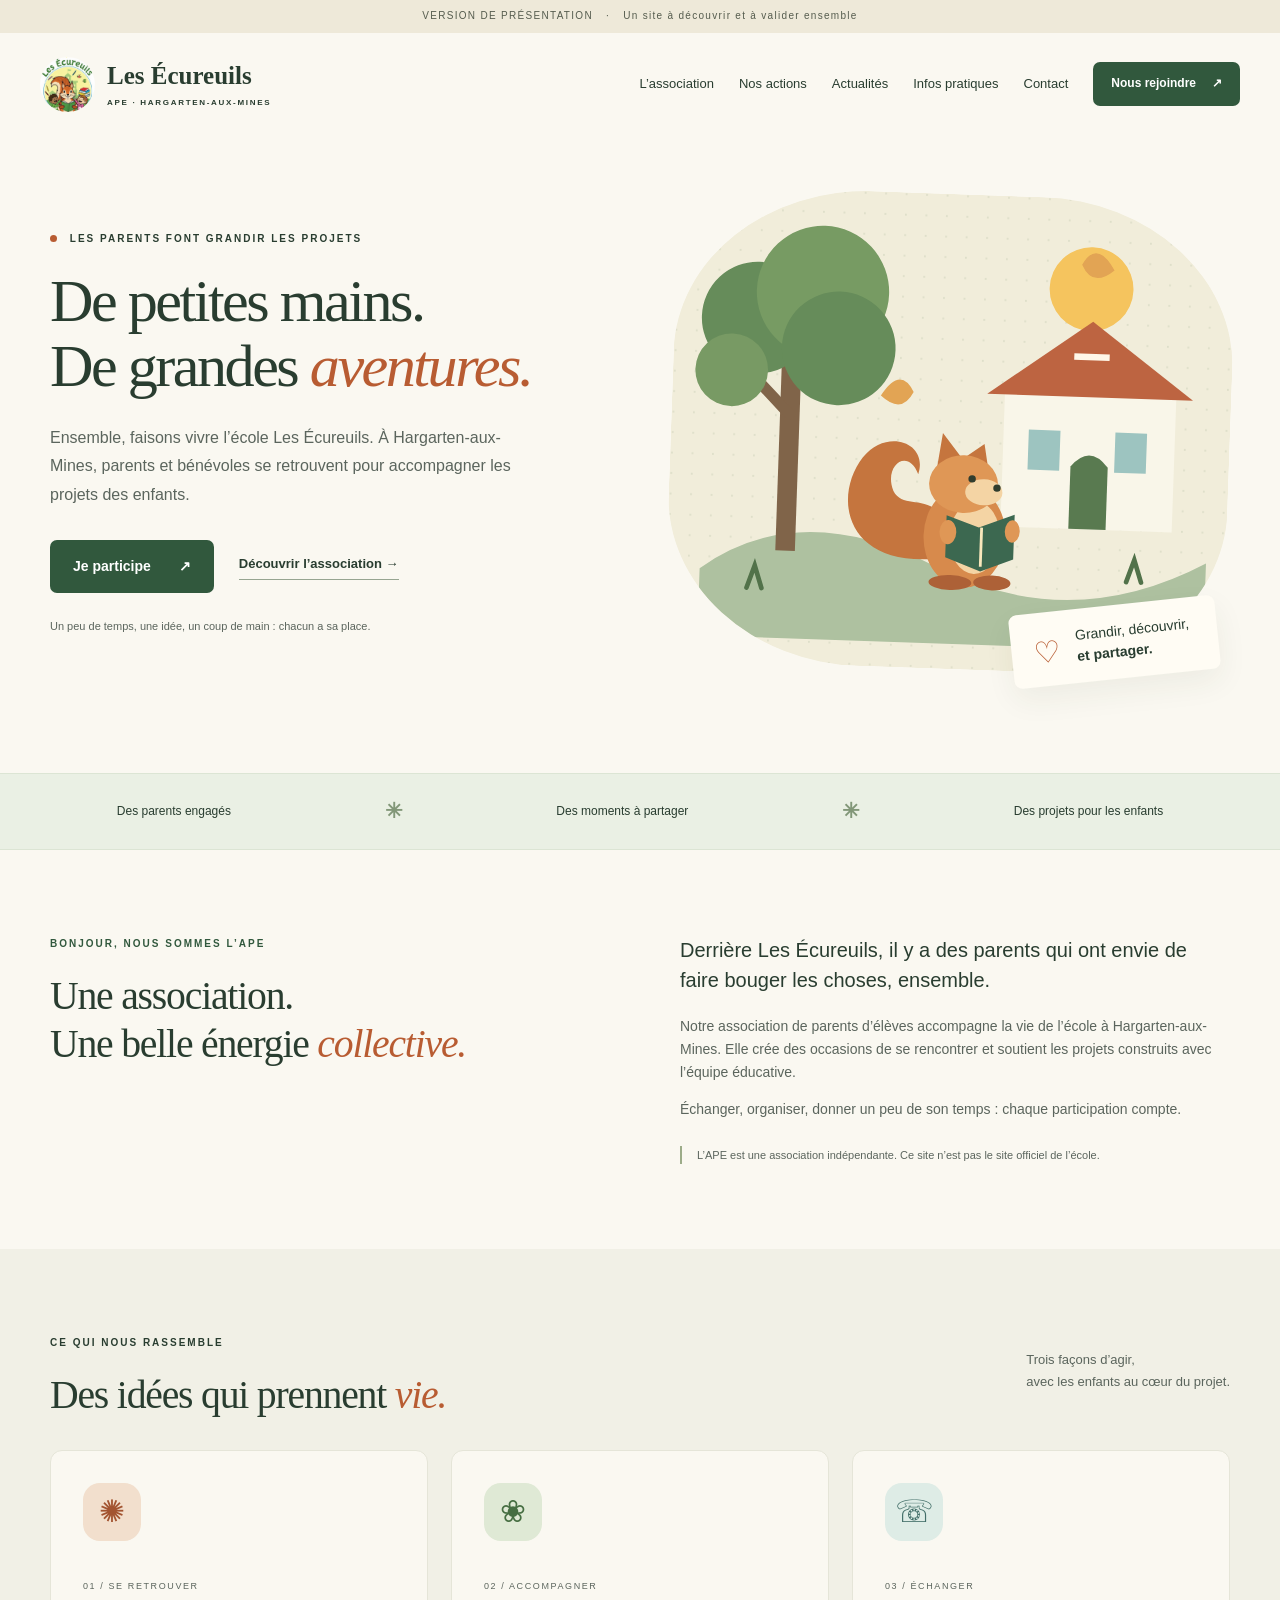
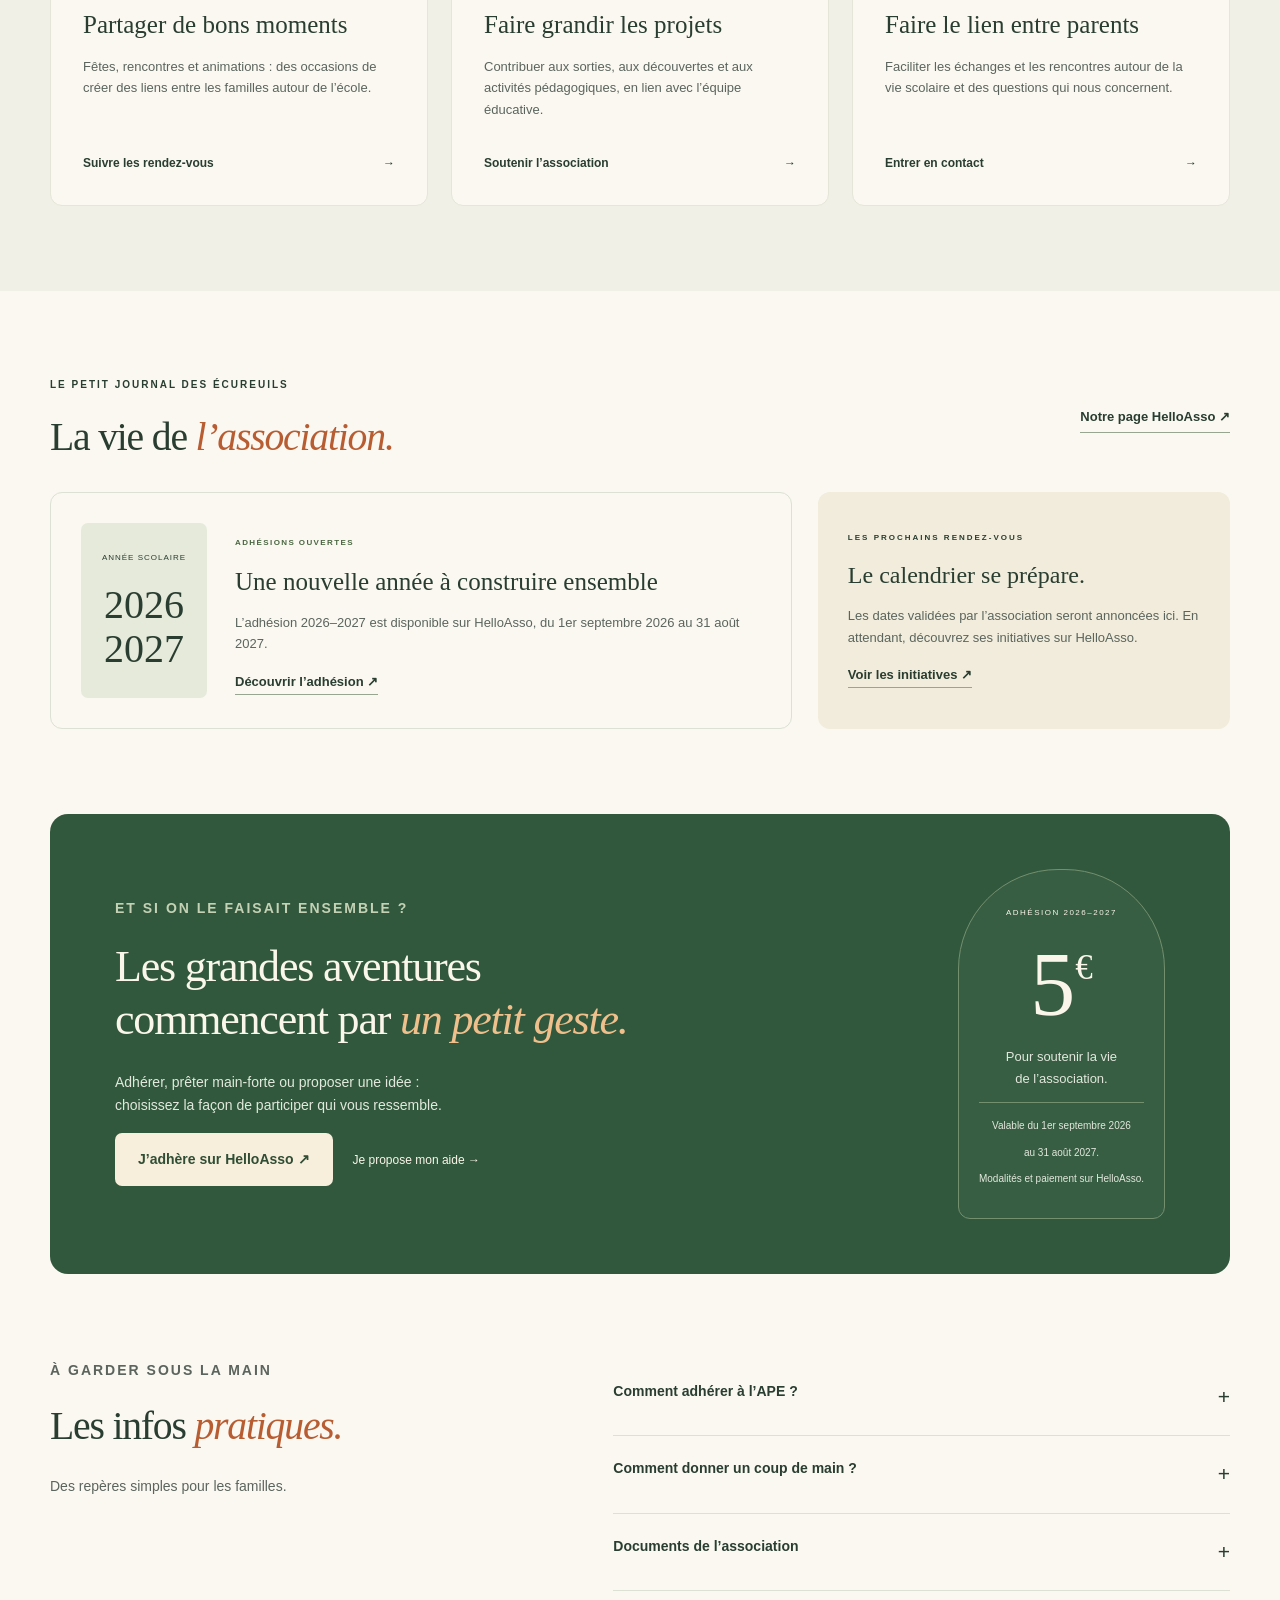
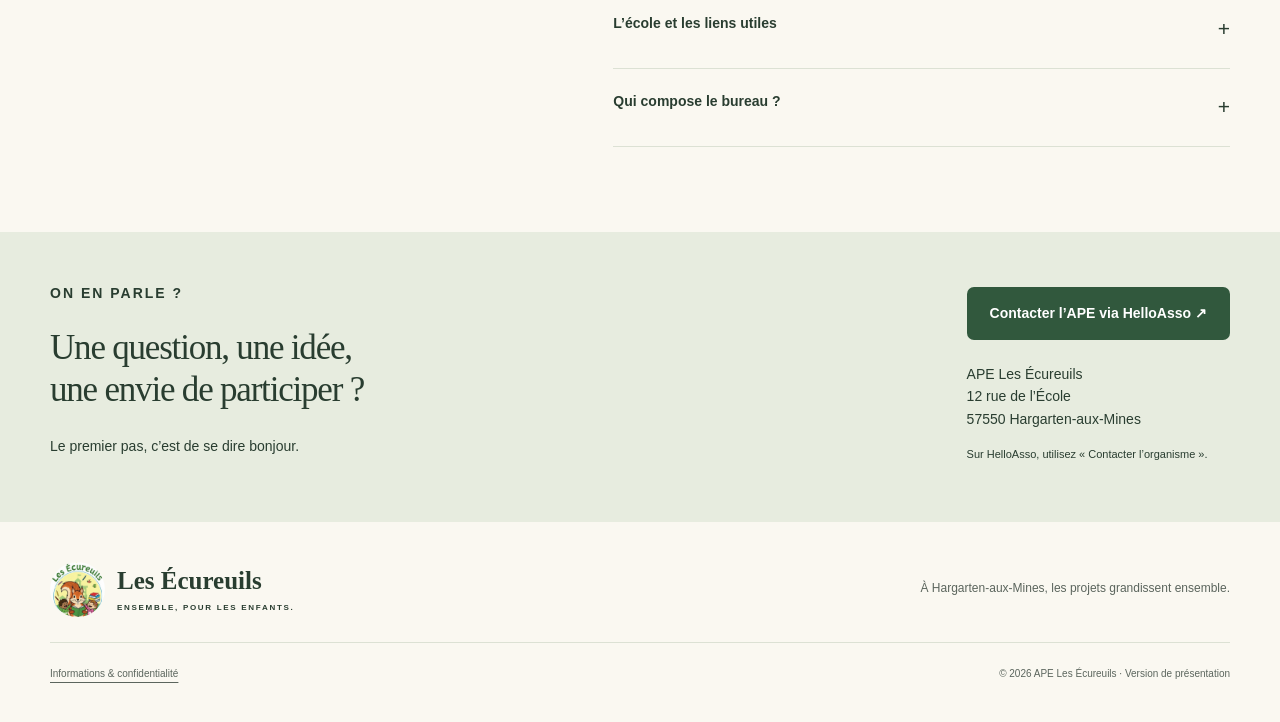
<file: index.html>
<!doctype html>
<html lang="fr"><head><meta charset="utf-8"><meta name="viewport" content="width=device-width,initial-scale=1"><meta name="description" content="L’APE Les Écureuils à Hargarten-aux-Mines : des parents engagés, des moments partagés et des projets pour les enfants."><meta name="robots" content="noindex,nofollow"><meta name="theme-color" content="#31583d"><title>Les Écureuils · APE Hargarten-aux-Mines</title><link rel="stylesheet" href="styles.css"><script src="site.js" defer></script></head><body>
<a class="skip" href="#contenu">Aller au contenu</a>
<div class="preview">VERSION DE PRÉSENTATION <span>·</span> Un site à découvrir et à valider ensemble</div>
<header class="header"><a class="brand" href="#accueil" aria-label="Les Écureuils, accueil"><img class="brand-logo" src="[data-uri]" width="55" height="55" alt=""><span>Les Écureuils<small>APE · HARGARTEN-AUX-MINES</small></span></a><button class="menu-toggle" aria-expanded="false" aria-controls="navigation">Menu <span aria-hidden="true">☰</span></button><nav id="navigation" aria-label="Navigation principale"><a href="#association">L’association</a><a href="#actions">Nos actions</a><a href="#actualites">Actualités</a><a href="#pratique">Infos pratiques</a><a href="#contact">Contact</a><a class="button small" href="#participer">Nous rejoindre <span aria-hidden="true">↗</span></a></nav></header>
<main id="contenu"><section class="hero wrap" id="accueil"><div class="hero-copy"><p class="eyebrow"><span></span> LES PARENTS FONT GRANDIR LES PROJETS</p><h1>De petites mains.<br>De grandes <em>aventures.</em></h1><p class="intro">Ensemble, faisons vivre l’école Les Écureuils. À Hargarten-aux-Mines, parents et bénévoles se retrouvent pour accompagner les projets des enfants.</p><div class="buttons"><a class="button" href="#participer">Je participe <span aria-hidden="true">↗</span></a><a class="text-link" href="#association">Découvrir l’association <span aria-hidden="true">→</span></a></div><p class="hero-note">Un peu de temps, une idée, un coup de main : chacun a sa place.</p></div><div class="hero-art"><img src="[data-uri]" width="600" height="510" alt="Un écureuil plongé dans un livre au pied d’un arbre, avec une petite école en arrière-plan"><div class="art-note"><span aria-hidden="true">♡</span> Grandir, découvrir,<br><strong>et partager.</strong></div></div></section>
<div class="values"><div class="wrap"><span>Des parents engagés</span><b aria-hidden="true">✳</b><span>Des moments à partager</span><b aria-hidden="true">✳</b><span>Des projets pour les enfants</span></div></div>
<section class="section wrap about" id="association"><div><p class="eyebrow">BONJOUR, NOUS SOMMES L’APE</p><h2>Une association.<br>Une belle énergie <em>collective.</em></h2></div><div><p class="lead">Derrière Les Écureuils, il y a des parents qui ont envie de faire bouger les choses, ensemble.</p><p>Notre association de parents d’élèves accompagne la vie de l’école à Hargarten-aux-Mines. Elle crée des occasions de se rencontrer et soutient les projets construits avec l’équipe éducative.</p><p>Échanger, organiser, donner un peu de son temps : chaque participation compte.</p><div class="independent">L’APE est une association indépendante. Ce site n’est pas le site officiel de l’école.</div></div></section>
<section class="tinted" id="actions"><div class="section wrap"><div class="section-heading"><div><p class="eyebrow">CE QUI NOUS RASSEMBLE</p><h2>Des idées qui prennent <em>vie.</em></h2></div><p>Trois façons d’agir,<br>avec les enfants au cœur du projet.</p></div><div class="cards"><article class="card"><div class="card-icon peach" aria-hidden="true">✺</div><span class="number">01 / SE RETROUVER</span><h3>Partager de bons moments</h3><p>Fêtes, rencontres et animations : des occasions de créer des liens entre les familles autour de l’école.</p><a href="#actualites">Suivre les rendez-vous <span aria-hidden="true">→</span></a></article><article class="card"><div class="card-icon sage" aria-hidden="true">❀</div><span class="number">02 / ACCOMPAGNER</span><h3>Faire grandir les projets</h3><p>Contribuer aux sorties, aux découvertes et aux activités pédagogiques, en lien avec l’équipe éducative.</p><a href="#participer">Soutenir l’association <span aria-hidden="true">→</span></a></article><article class="card"><div class="card-icon blue" aria-hidden="true">☏</div><span class="number">03 / ÉCHANGER</span><h3>Faire le lien entre parents</h3><p>Faciliter les échanges et les rencontres autour de la vie scolaire et des questions qui nous concernent.</p><a href="#contact">Entrer en contact <span aria-hidden="true">→</span></a></article></div></div></section>
<section class="section wrap" id="actualites"><div class="section-heading"><div><p class="eyebrow">LE PETIT JOURNAL DES ÉCUREUILS</p><h2>La vie de <em>l’association.</em></h2></div><a class="text-link" href="https://www.helloasso.com/associations/ape-les-ecureuils-a-hargarten">Notre page HelloAsso ↗</a></div><div id="news" class="news"><article class="news-feature"><div class="date-tile"><span>ANNÉE SCOLAIRE</span><strong>2026<br>2027</strong></div><div><span class="pill">ADHÉSIONS OUVERTES</span><h3>Une nouvelle année à construire ensemble</h3><p>L’adhésion 2026–2027 est disponible sur HelloAsso, du 1er septembre 2026 au 31 août 2027.</p><a class="text-link" href="https://www.helloasso.com/associations/ape-les-ecureuils-a-hargarten/adhesions/adhesion-annuelle-2">Découvrir l’adhésion ↗</a></div></article><aside class="agenda"><span class="eyebrow">LES PROCHAINS RENDEZ-VOUS</span><h3>Le calendrier se prépare.</h3><p>Les dates validées par l’association seront annoncées ici. En attendant, découvrez ses initiatives sur HelloAsso.</p><a class="text-link" href="https://www.helloasso.com/associations/ape-les-ecureuils-a-hargarten">Voir les initiatives ↗</a></aside></div><div id="announcements" class="announcements" aria-live="polite"></div><noscript><p>Retrouvez les dernières informations directement sur <a href="https://www.helloasso.com/associations/ape-les-ecureuils-a-hargarten">HelloAsso</a>.</p></noscript></section>
<section class="join wrap" id="participer"><div><p class="eyebrow">ET SI ON LE FAISAIT ENSEMBLE ?</p><h2>Les grandes aventures<br>commencent par <em>un petit geste.</em></h2><p>Adhérer, prêter main-forte ou proposer une idée :<br>choisissez la façon de participer qui vous ressemble.</p><a class="button light" href="https://www.helloasso.com/associations/ape-les-ecureuils-a-hargarten/adhesions/adhesion-annuelle-2">J’adhère sur HelloAsso ↗</a><a class="join-link" href="#contact">Je propose mon aide →</a></div><div class="membership"><span>ADHÉSION 2026–2027</span><div class="price">5<sup>€</sup></div><p>Pour soutenir la vie<br>de l’association.</p><hr><small>Valable du 1er septembre 2026<br>au 31 août 2027.<br>Modalités et paiement sur HelloAsso.</small></div></section>
<section class="section wrap practical" id="pratique"><div><p class="eyebrow">À GARDER SOUS LA MAIN</p><h2>Les infos <em>pratiques.</em></h2><p>Des repères simples pour les familles.</p></div><div class="accordion"><details><summary>Comment adhérer à l’APE ? <span>+</span></summary><p>Ouvrez la <a href="https://www.helloasso.com/associations/ape-les-ecureuils-a-hargarten/adhesions/adhesion-annuelle-2">campagne d’adhésion 2026–2027</a> et suivez les étapes sur HelloAsso. Les conditions de paiement et toute contribution proposée par la plateforme y sont présentées.</p></details><details><summary>Comment donner un coup de main ? <span>+</span></summary><p>Vous pouvez proposer votre aide pour une animation, une préparation ou une idée de projet. Rendez-vous sur la <a href="https://www.helloasso.com/associations/ape-les-ecureuils-a-hargarten">page de l’association</a> et utilisez son option de contact.</p></details><details><summary>Documents de l’association <span>+</span></summary><p>Les documents approuvés pour diffusion publique seront ajoutés ici après validation du bureau. Aucun document n’est disponible dans cette version de présentation.</p></details><details><summary>L’école et les liens utiles <span>+</span></summary><p>Pour une demande concernant la scolarité ou une inscription, contactez directement l’école ou la mairie. Les coordonnées institutionnelles seront ajoutées après vérification.</p></details><details><summary>Qui compose le bureau ? <span>+</span></summary><p>La présentation de l’équipe sera publiée après validation des membres du bureau et des informations qu’ils souhaitent rendre publiques.</p></details></div></section>
<section class="contact" id="contact"><div class="wrap"><div><p class="eyebrow">ON EN PARLE ?</p><h2>Une question, une idée,<br>une envie de participer ?</h2><p>Le premier pas, c’est de se dire bonjour.</p></div><div><a class="button" href="https://www.helloasso.com/associations/ape-les-ecureuils-a-hargarten">Contacter l’APE via HelloAsso ↗</a><p class="address">APE Les Écureuils<br>12 rue de l’École<br>57550 Hargarten-aux-Mines</p><small>Sur HelloAsso, utilisez « Contacter l’organisme ».</small></div></div></section>
</main><footer class="wrap footer"><a class="brand" href="#accueil"><img class="brand-logo" src="[data-uri]" width="55" height="55" alt=""><span>Les Écureuils<small>ENSEMBLE, POUR LES ENFANTS.</small></span></a><p>À Hargarten-aux-Mines, les projets grandissent ensemble.</p><div><a href="informations.html">Informations & confidentialité</a><span>© <span id="year">2026</span> APE Les Écureuils · Version de présentation</span></div></footer></body></html>
</file>
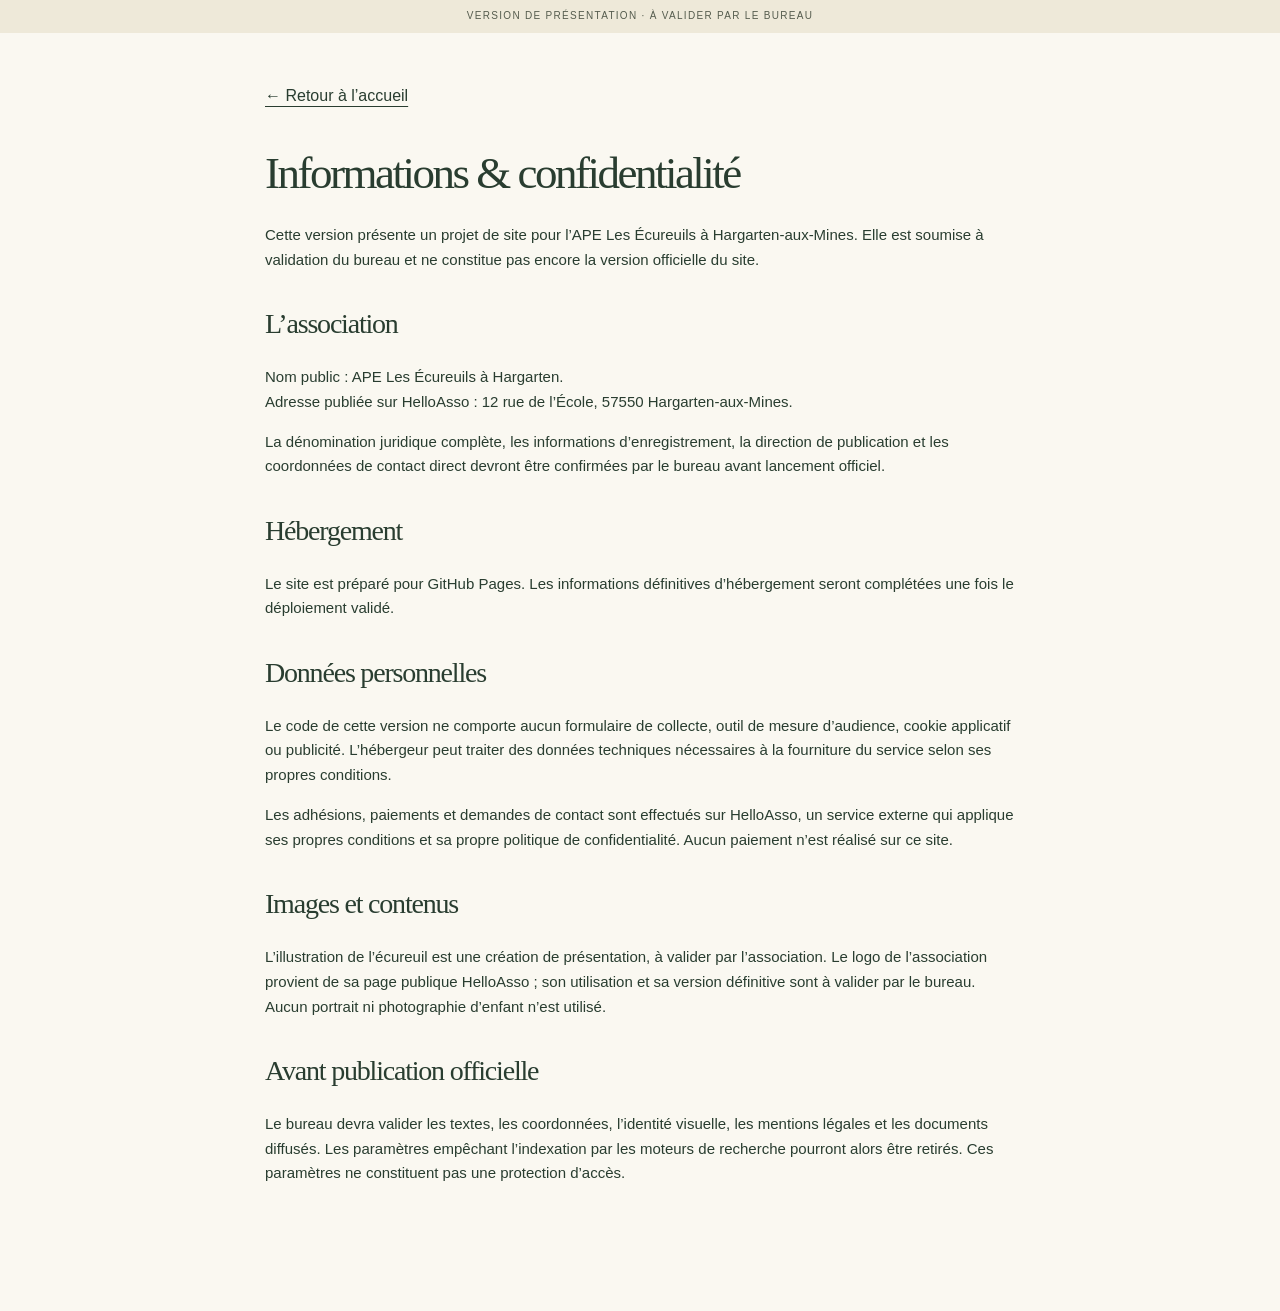
<file: informations.html>
<!doctype html><html lang="fr"><head><meta charset="utf-8"><meta name="viewport" content="width=device-width,initial-scale=1"><meta name="robots" content="noindex,nofollow"><title>Informations et confidentialité · Les Écureuils</title><link rel="stylesheet" href="styles.css"></head><body><div class="preview">VERSION DE PRÉSENTATION · À VALIDER PAR LE BUREAU</div><main class="document"><a href="index.html">← Retour à l’accueil</a><h1 style="margin-top:40px">Informations & confidentialité</h1><p>Cette version présente un projet de site pour l’APE Les Écureuils à Hargarten-aux-Mines. Elle est soumise à validation du bureau et ne constitue pas encore la version officielle du site.</p><h2>L’association</h2><p>Nom public : APE Les Écureuils à Hargarten.<br>Adresse publiée sur HelloAsso : 12 rue de l’École, 57550 Hargarten-aux-Mines.</p><p>La dénomination juridique complète, les informations d’enregistrement, la direction de publication et les coordonnées de contact direct devront être confirmées par le bureau avant lancement officiel.</p><h2>Hébergement</h2><p>Le site est préparé pour GitHub Pages. Les informations définitives d’hébergement seront complétées une fois le déploiement validé.</p><h2>Données personnelles</h2><p>Le code de cette version ne comporte aucun formulaire de collecte, outil de mesure d’audience, cookie applicatif ou publicité. L’hébergeur peut traiter des données techniques nécessaires à la fourniture du service selon ses propres conditions.</p><p>Les adhésions, paiements et demandes de contact sont effectués sur HelloAsso, un service externe qui applique ses propres conditions et sa propre politique de confidentialité. Aucun paiement n’est réalisé sur ce site.</p><h2>Images et contenus</h2><p>L’illustration de l’écureuil est une création de présentation, à valider par l’association. Le logo de l’association provient de sa page publique HelloAsso ; son utilisation et sa version définitive sont à valider par le bureau. Aucun portrait ni photographie d’enfant n’est utilisé.</p><h2>Avant publication officielle</h2><p>Le bureau devra valider les textes, les coordonnées, l’identité visuelle, les mentions légales et les documents diffusés. Les paramètres empêchant l’indexation par les moteurs de recherche pourront alors être retirés. Ces paramètres ne constituent pas une protection d’accès.</p></main></body></html>
</file>
<file: styles.css>
:root{--green:#31583d;--ink:#293d30;--muted:#5b655d;--cream:#faf8f1;--orange:#b85c32;--line:#dce1d4}*{box-sizing:border-box}html{scroll-behavior:smooth;scroll-padding-top:110px}body{margin:0;background:var(--cream);color:var(--ink);font-family:Arial,Helvetica,sans-serif;font-size:16px;line-height:1.65}a{color:inherit;text-underline-offset:5px}button{font:inherit}a,button,summary{-webkit-tap-highlight-color:transparent}a:focus-visible,button:focus-visible,summary:focus-visible{outline:3px solid #b85c32;outline-offset:5px}img{max-width:100%;height:auto;display:block}.wrap{width:min(1180px,calc(100% - 80px));margin:auto}.preview{text-align:center;background:#eee9d9;color:#555c4e;font-size:10px;letter-spacing:1.3px;padding:8px 20px}.preview span{padding:0 9px}.header{max-width:1440px;margin:auto;padding:24px 40px;display:flex;justify-content:space-between;align-items:center;gap:30px}.brand{display:flex;align-items:center;gap:12px;text-decoration:none;font:700 25px Georgia,serif;white-space:nowrap;line-height:1.2}.brand-icon{font-family:Georgia,serif;font-size:46px;color:var(--orange)}.brand small{display:block;font:700 8px Arial,sans-serif;letter-spacing:1.7px;margin-top:7px}.header nav{display:flex;align-items:center;gap:25px;font-size:13px}.header nav>a{text-decoration:none}.header nav>a:hover{color:var(--orange)}.button{display:inline-flex;align-items:center;justify-content:center;gap:28px;background:var(--green);color:white;border-radius:7px;text-decoration:none;padding:15px 23px;font-size:14px;font-weight:700;transition:background .2s,transform .2s}.button:hover{background:#244830;transform:translateY(-2px)}.button.small{padding:12px 18px;font-size:12px;gap:16px}.header nav>.button:hover{color:white}.menu-toggle{display:none}.hero{display:grid;grid-template-columns:1.05fr 1fr;align-items:center;gap:35px;padding-top:52px;padding-bottom:85px}.eyebrow{font-size:10px;font-weight:700;letter-spacing:2px;line-height:1.7;margin:0 0 21px}.eyebrow>span{display:inline-block;width:7px;height:7px;border-radius:50%;background:var(--orange);margin-right:8px}h1,h2,h3,p{margin-top:0}h1,h2,h3{font-family:Georgia,'Times New Roman',serif;font-weight:400}h1{font-size:clamp(44px,4.7vw,68px);line-height:1.09;letter-spacing:-2.5px;margin-bottom:25px}h1 em,h2 em{font-weight:400;color:var(--orange)}.intro{max-width:480px;font-size:16px;line-height:1.8;color:var(--muted)}.buttons{display:flex;align-items:center;gap:25px;margin:30px 0 24px}.text-link{font-size:13px;font-weight:700;text-decoration:none;border-bottom:1px solid #97a591;padding-bottom:5px}.hero-note{font-size:11px;color:var(--muted)}.hero-art{position:relative;padding:6px 0 20px}.hero-art>img{width:100%;transform:rotate(2deg);border-radius:35%}.art-note{position:absolute;bottom:9px;right:12px;box-shadow:0 12px 30px #2b3c2410;background:#fffcf4;padding:16px 28px 16px 65px;border-radius:8px;transform:rotate(-6deg);font-size:14px;line-height:1.5}.art-note>span{position:absolute;left:22px;top:18px;font-size:30px;color:var(--orange)}.values{background:#eaf0e4;border-block:1px solid #dce5d4}.values>.wrap{display:flex;align-items:center;justify-content:space-around;gap:20px;padding-block:20px;font-size:12px}.values b{font-size:21px;color:#829778}.section{padding-block:85px}h2{font-size:clamp(32px,3.1vw,43px);line-height:1.2;letter-spacing:-1.2px;margin-bottom:24px}.about{display:grid;grid-template-columns:1fr 1fr;gap:80px}.about .lead{font-size:20px;line-height:1.5;color:var(--ink)}.about p{color:var(--muted);font-size:14px}.about .eyebrow{color:var(--green);font-size:10px}.independent{font-size:11px;border-left:2px solid #9cac89;padding-left:15px;margin-top:25px;color:var(--muted)}.tinted{background:#f1f0e6}.section-heading{display:flex;justify-content:space-between;align-items:center;gap:30px;margin-bottom:30px}.section-heading h2{margin-bottom:0}.section-heading>p{font-size:13px;color:var(--muted)}.cards{display:grid;grid-template-columns:repeat(3,1fr);gap:23px}.card{padding:32px;background:var(--cream);border:1px solid #e5e5d8;border-radius:12px}.card-icon{width:58px;height:58px;border-radius:17px;display:grid;place-items:center;font-size:31px;margin-bottom:30px}.peach{background:#f2dfcd;color:#a35431}.sage{background:#dfe9d5;color:#466e42}.blue{background:#deece6;color:#426e68}.number{font-size:9px;letter-spacing:1.6px;color:var(--muted)}h3{font-size:25px;line-height:1.25;margin:12px 0 15px}.card p{font-size:13px;color:var(--muted);min-height:85px}.card a{font-size:12px;font-weight:700;text-decoration:none;display:flex;justify-content:space-between;gap:8px}.news{display:grid;grid-template-columns:1.8fr 1fr;gap:26px}.news-feature{display:flex;gap:28px;padding:30px;border:1px solid var(--line);border-radius:12px;align-items:center}.date-tile{background:#e6eadb;flex:0 0 126px;min-height:175px;padding:19px 15px;border-radius:7px;text-align:center}.date-tile span{font-size:8px;letter-spacing:1px}.date-tile strong{display:block;font:40px Georgia,serif;line-height:1.1;margin-top:15px}.pill{font-size:8px;letter-spacing:1.4px;color:#4b6742;font-weight:bold}.news p{font-size:13px;color:var(--muted)}.agenda{background:#f1ecdb;border-radius:12px;padding:30px}.agenda .eyebrow{font-size:8px}.agenda h3{font-size:24px}.join{background:var(--green);color:#faf6e9;border-radius:18px;padding:55px 65px;display:flex;justify-content:space-between;align-items:center;gap:50px;position:relative;overflow:hidden}.join h2{font-size:44px}.join h2 em{color:#efc08c}.join p{font-size:14px;color:#e2e9dc}.join .eyebrow{color:#c4d1b4}.button.light{background:#f7efdb;color:#304d35}.join-link{display:inline-block;font-size:12px;margin:20px;text-decoration:none}.membership{min-width:205px;border:1px solid #73906e;text-align:center;padding:27px 20px;border-radius:100px 100px 12px 12px;background:#ffffff08}.membership>span{font-size:8px;letter-spacing:1.5px}.price{font:90px Georgia,serif;line-height:1.1;margin:12px}.price sup{font-size:35px;vertical-align:top;position:relative;top:14px}.membership p{font-size:13px}.membership hr{border:0;border-top:1px solid #73906e}.membership small{font-size:10px;color:#e2e9dc}.practical{display:grid;grid-template-columns:1fr 1.25fr;gap:70px}.practical p{font-size:14px;color:var(--muted)}details{border-bottom:1px solid var(--line)}summary{list-style:none;padding:21px 0;cursor:pointer;display:flex;justify-content:space-between;gap:20px;font-size:14px;font-weight:600}summary::-webkit-details-marker{display:none}summary span{font-size:21px;font-weight:400}details[open] summary span{transform:rotate(45deg)}details p{padding-right:25px}.contact{background:#e7ecdf;padding:50px 0}.contact>.wrap{display:flex;justify-content:space-between;align-items:center;gap:50px}.contact h2{font-size:35px}.contact p{font-size:14px}.contact .address{margin:23px 0 10px;line-height:1.6}.contact small{font-size:11px}.footer{padding-block:40px;display:grid;grid-template-columns:1fr 1fr;gap:25px;align-items:center}.footer>p{font-size:12px;text-align:right;color:var(--muted);margin:0}.footer>div{grid-column:1/-1;display:flex;justify-content:space-between;border-top:1px solid var(--line);padding-top:23px;font-size:10px;color:var(--muted)}.skip{position:fixed;left:20px;top:-100px;z-index:100;background:white;padding:12px}.skip:focus{top:10px}.announcements:empty{display:none}.announcements{display:grid;grid-template-columns:repeat(3,1fr);gap:20px;margin-top:25px}.announcements article{border:1px solid var(--line);border-radius:8px;padding:24px}.announcements p{white-space:pre-line;font-size:14px}.document{max-width:800px;margin:50px auto;padding:0 25px 60px}.document h1{font-size:45px}.document h2{font-size:28px;margin-top:35px}.document p{font-size:15px}
@media(min-width:1450px){.hero{padding-top:80px;padding-bottom:100px}}@media(max-width:1100px){.header{padding-inline:30px}.header nav{gap:15px;font-size:11px}.brand{font-size:22px}.header nav .small{padding:10px}.wrap{width:calc(100% - 60px)}.hero{gap:20px}h1{font-size:51px}.buttons{gap:18px}.card{padding:25px}.join{padding:45px}.join h2{font-size:38px}}
@media(max-width:850px){.header{position:relative;flex-wrap:wrap;padding:18px 25px;gap:15px}.menu-toggle{display:block;background:transparent;border:1px solid #b7c3ae;border-radius:6px;padding:7px 11px;font-size:13px;color:var(--green)}.header nav{display:none;flex-basis:100%;flex-direction:column;align-items:stretch;background:#edf0e6;padding:20px;border-radius:10px;font-size:15px}.header nav.open{display:flex}.header nav>a{padding:7px}.hero{grid-template-columns:1fr 1fr;padding-top:35px;padding-bottom:60px}h1{font-size:42px;letter-spacing:-1.8px}.intro{font-size:14px}.buttons{flex-wrap:wrap;gap:18px}.hero-art{padding-bottom:35px}.art-note{font-size:11px;padding:12px 15px 12px 44px}.art-note>span{left:12px;font-size:24px;top:11px}.hero-note{font-size:10px}.section{padding-block:60px}.about{gap:35px}.cards{gap:13px}.card{padding:22px 19px}.card h3{font-size:22px}.card p{min-height:120px}.news{grid-template-columns:1fr}.join{padding:35px;gap:25px}.join h2{font-size:33px}.practical{gap:35px}.contact h2{font-size:30px}.contact .button{font-size:12px}}
@media(max-width:600px){html{scroll-padding-top:20px}.preview{font-size:8px;letter-spacing:.5px;padding:7px 12px}.preview span{padding:0 3px}.wrap{width:calc(100% - 40px)}.brand{font-size:22px}.brand-icon{font-size:36px}.brand small{font-size:7px}.hero{grid-template-columns:1fr;padding-top:30px;padding-bottom:45px;gap:25px}h1{font-size:48px}.eyebrow{font-size:9px;letter-spacing:1.5px}.intro{font-size:15px}.hero-art{max-width:390px;margin:0 auto;padding-bottom:20px}.art-note{right:0;font-size:13px;padding:14px 22px 14px 55px}.art-note>span{left:16px;top:15px}.values>.wrap{gap:10px;font-size:10px;text-align:center;line-height:1.4;padding-block:17px}.values b{font-size:15px}.section{padding-block:48px}.about,.practical{grid-template-columns:1fr;gap:10px}h2{font-size:34px}.about .lead{font-size:19px}.section-heading{display:block}.section-heading>p,.section-heading>a{margin-top:20px;display:inline-block}.cards{grid-template-columns:1fr;gap:17px}.card{padding:26px}.card-icon{margin-bottom:22px}.card p{min-height:0}.card a{margin-top:22px}.card h3{font-size:26px}.news-feature{padding:23px;gap:18px;align-items:flex-start}.date-tile{flex-basis:83px;padding:15px 8px;min-height:135px}.date-tile span{font-size:6px}.date-tile strong{font-size:30px}.news-feature h3{font-size:24px}.news-feature p{font-size:12px}.news-feature .text-link{font-size:11px}.join{width:calc(100% - 32px);padding:32px 25px;flex-direction:column;align-items:stretch;border-radius:12px;gap:25px}.join h2{font-size:34px}.join p br{display:none}.join-link{margin:20px 0 0;display:block}.membership{min-width:0;border-radius:12px;padding:20px}.membership .price{font-size:70px}.membership p{margin-bottom:12px}.practical{gap:15px}.contact>.wrap{display:block}.contact .button{margin-top:10px}.footer{grid-template-columns:1fr;padding-block:30px;gap:20px}.footer>p{text-align:left}.footer>div{display:flex;flex-direction:column;gap:13px}.announcements{grid-template-columns:1fr}.document h1{font-size:37px}}
@media(prefers-reduced-motion:reduce){html{scroll-behavior:auto}*{transition:none!important}}

.brand-logo{width:55px;height:55px;object-fit:contain;border-radius:50%;flex-shrink:0}@media(max-width:600px){.brand-logo{width:43px;height:43px}}
</file>
